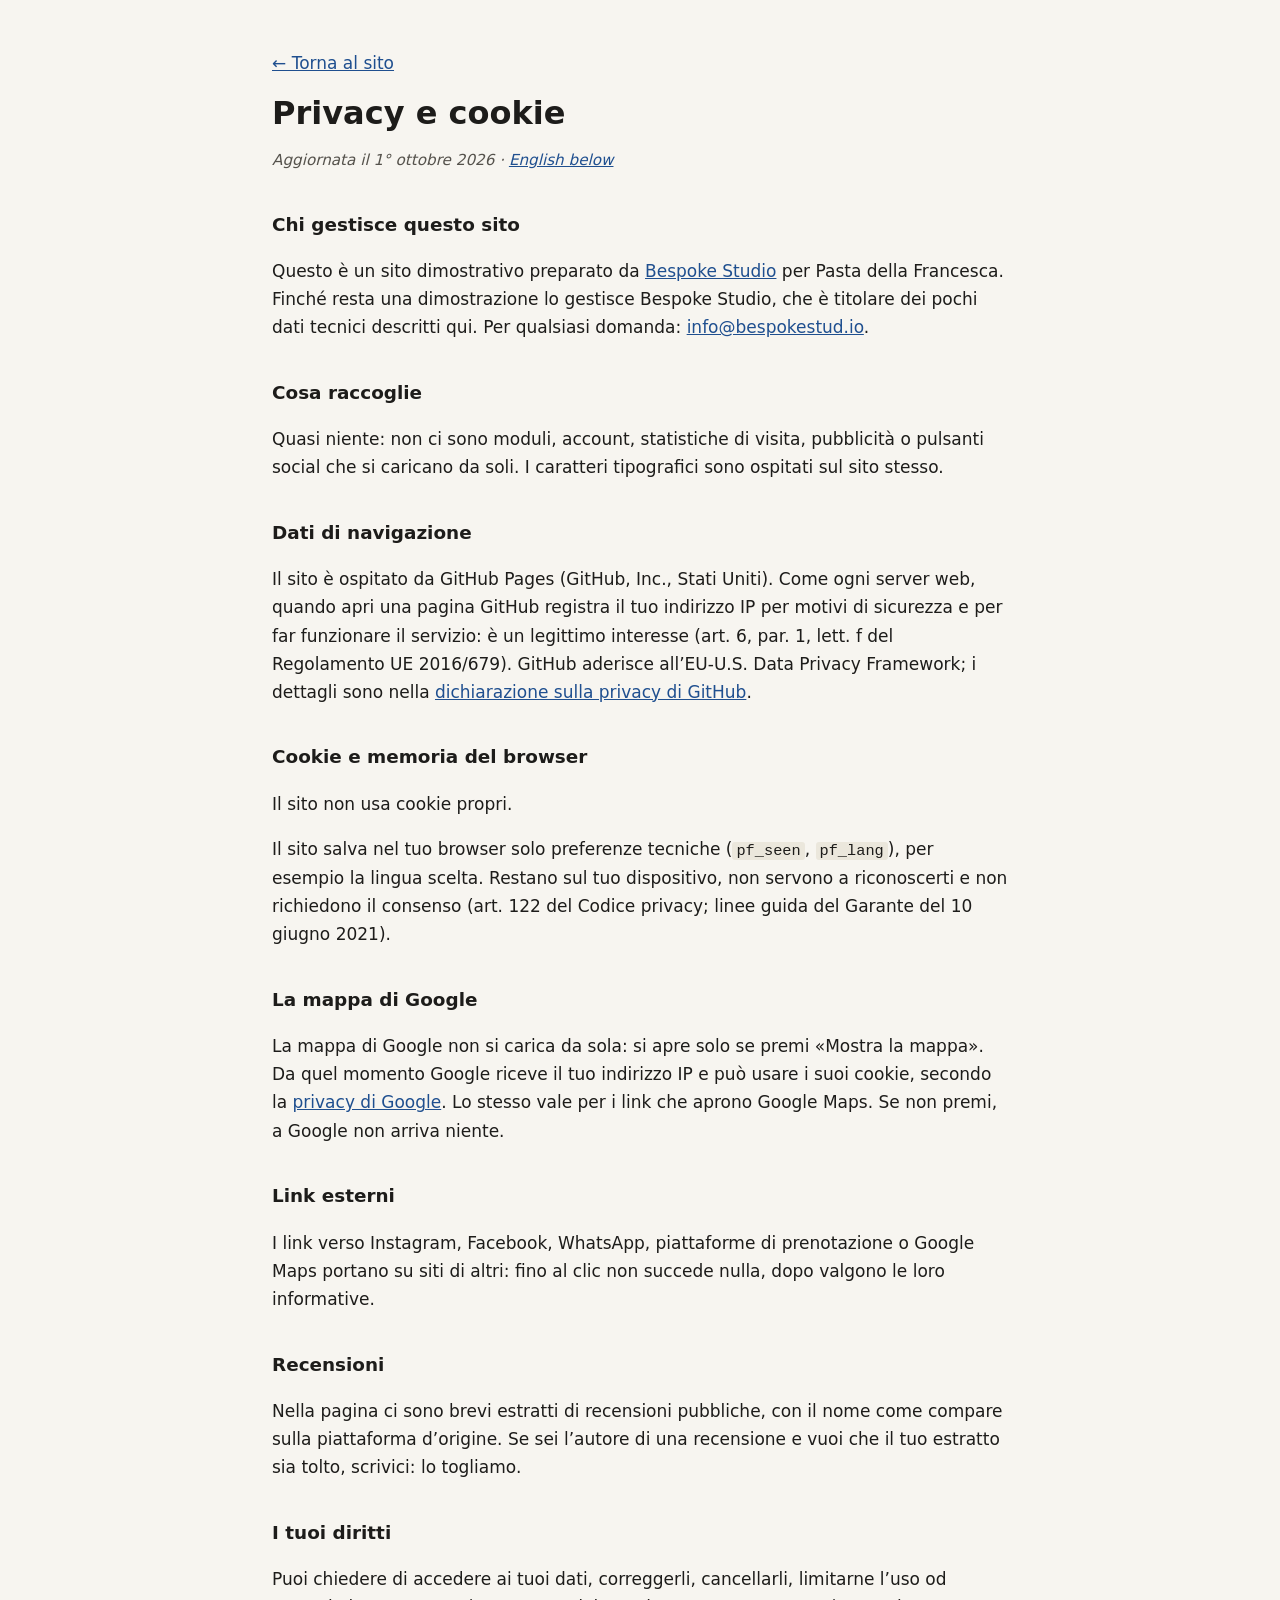
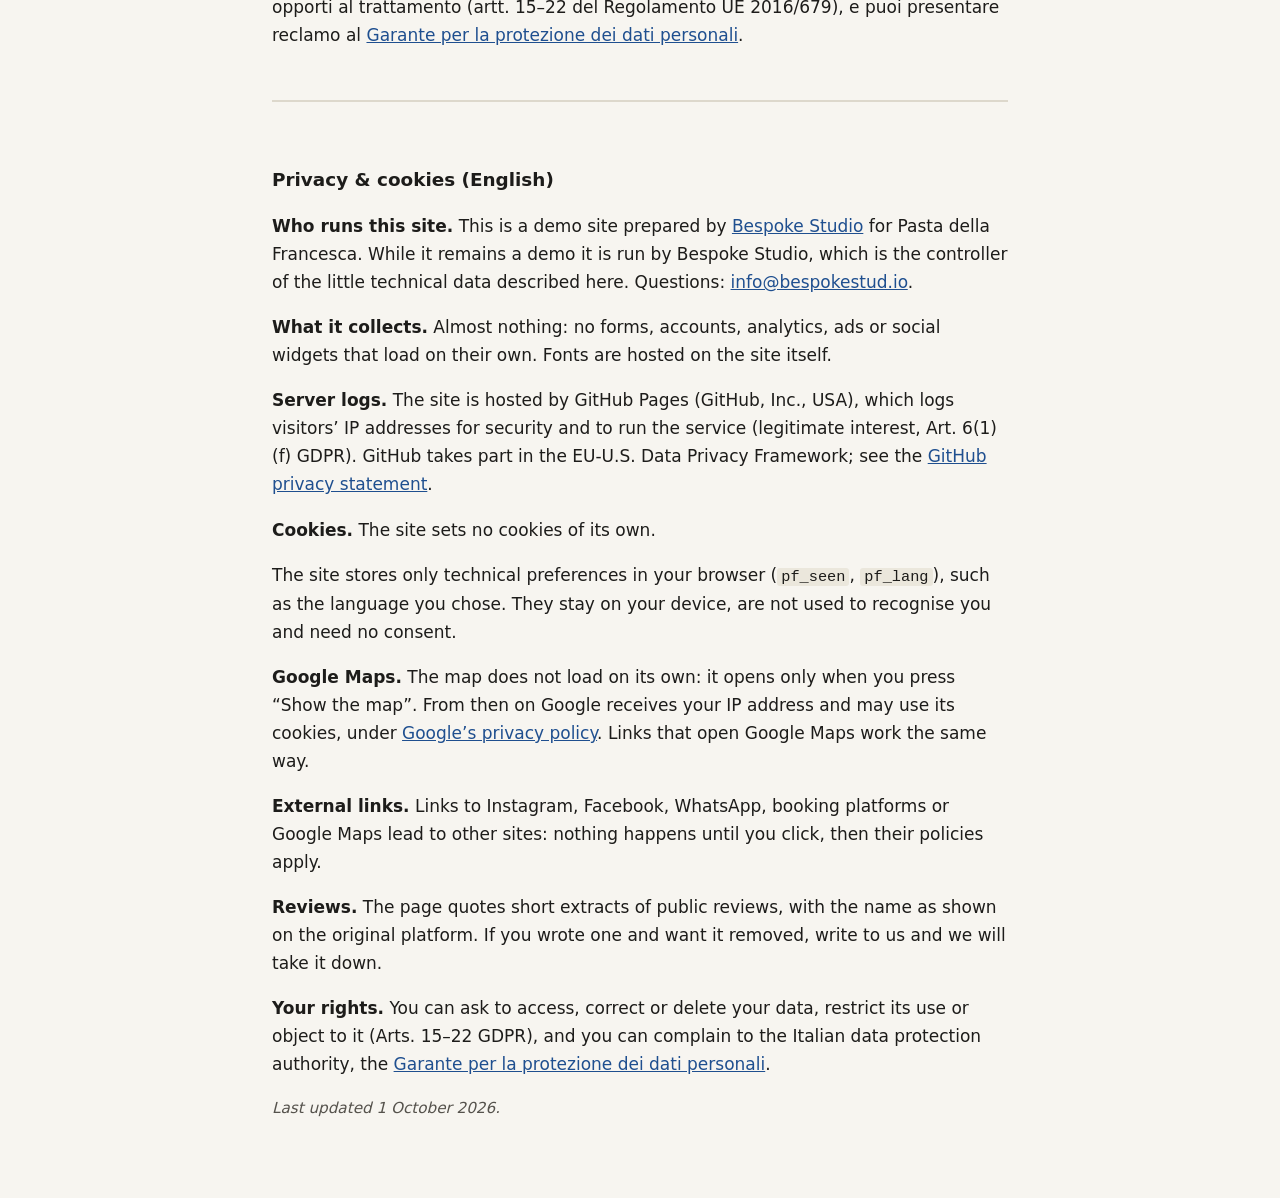
<file: privacy.html>
<!DOCTYPE html>
<html lang="it">
<head>
  <meta charset="UTF-8">
  <meta name="viewport" content="width=device-width, initial-scale=1.0">
  <meta name="robots" content="noindex">
  <title>Privacy e cookie · Pasta della Francesca</title>
  <meta name="description" content="Informativa privacy e cookie del sito Pasta della Francesca.">
  <style>
    body { margin: 0; background: #f7f5f0; color: #1d1c1a; font: 17px/1.65 system-ui, -apple-system, "Segoe UI", Roboto, sans-serif; }
    main { max-width: 46rem; margin: 0 auto; padding: 32px 20px 64px; }
    h1 { font-size: 2rem; line-height: 1.2; margin: 0.4em 0 0.2em; }
    h2 { font-size: 1.15rem; margin: 2em 0 0.4em; }
    a { color: #1f4f8f; }
    .data { color: #55524c; font-style: italic; font-size: 0.95rem; }
    .en { margin-top: 3em; padding-top: 1.5em; border-top: 2px solid #ddd8cc; }
    code { font-size: 0.9em; background: #ebe7dc; padding: 0 4px; border-radius: 3px; }
  </style>
</head>
<body>
<main>
  <p><a href="index.html">← Torna al sito</a></p>
  <h1>Privacy e cookie</h1>
  <p class="data">Aggiornata il 1° ottobre 2026 · <a href="#english" lang="en">English below</a></p>
  <h2>Chi gestisce questo sito</h2>
  <p>Questo è un sito dimostrativo preparato da <a href="https://bespokestud.io" rel="noopener">Bespoke Studio</a> per Pasta della Francesca. Finché resta una dimostrazione lo gestisce Bespoke Studio, che è titolare dei pochi dati tecnici descritti qui. Per qualsiasi domanda: <a href="mailto:info@bespokestud.io">info@bespokestud.io</a>.</p>
  <h2>Cosa raccoglie</h2>
  <p>Quasi niente: non ci sono moduli, account, statistiche di visita, pubblicità o pulsanti social che si caricano da soli. I caratteri tipografici sono ospitati sul sito stesso.</p>
  <h2>Dati di navigazione</h2>
  <p>Il sito è ospitato da GitHub Pages (GitHub, Inc., Stati Uniti). Come ogni server web, quando apri una pagina GitHub registra il tuo indirizzo IP per motivi di sicurezza e per far funzionare il servizio: è un legittimo interesse (art. 6, par. 1, lett. f del Regolamento UE 2016/679). GitHub aderisce all’EU-U.S. Data Privacy Framework; i dettagli sono nella <a href="https://docs.github.com/site-policy/privacy-policies/github-general-privacy-statement" rel="noopener">dichiarazione sulla privacy di GitHub</a>.</p>
  
  <h2>Cookie e memoria del browser</h2>
  <p>Il sito non usa cookie propri.</p>
  <p>Il sito salva nel tuo browser solo preferenze tecniche (<code>pf_seen</code>, <code>pf_lang</code>), per esempio la lingua scelta. Restano sul tuo dispositivo, non servono a riconoscerti e non richiedono il consenso (art. 122 del Codice privacy; linee guida del Garante del 10 giugno 2021).</p>
  <h2>La mappa di Google</h2>
  <p>La mappa di Google non si carica da sola: si apre solo se premi «Mostra la mappa». Da quel momento Google riceve il tuo indirizzo IP e può usare i suoi cookie, secondo la <a href="https://policies.google.com/privacy?hl=it" rel="noopener">privacy di Google</a>. Lo stesso vale per i link che aprono Google Maps. Se non premi, a Google non arriva niente.</p>
  <h2>Link esterni</h2>
  <p>I link verso Instagram, Facebook, WhatsApp, piattaforme di prenotazione o Google Maps portano su siti di altri: fino al clic non succede nulla, dopo valgono le loro informative.</p>
  <h2>Recensioni</h2>
  <p>Nella pagina ci sono brevi estratti di recensioni pubbliche, con il nome come compare sulla piattaforma d’origine. Se sei l’autore di una recensione e vuoi che il tuo estratto sia tolto, scrivici: lo togliamo.</p>
  <h2>I tuoi diritti</h2>
  <p>Puoi chiedere di accedere ai tuoi dati, correggerli, cancellarli, limitarne l’uso od opporti al trattamento (artt. 15–22 del Regolamento UE 2016/679), e puoi presentare reclamo al <a href="https://www.garanteprivacy.it" rel="noopener">Garante per la protezione dei dati personali</a>.</p>
  <div class="en" id="english" lang="en">
    <h2>Privacy &amp; cookies (English)</h2>
    <p><strong>Who runs this site.</strong> This is a demo site prepared by <a href="https://bespokestud.io" rel="noopener">Bespoke Studio</a> for Pasta della Francesca. While it remains a demo it is run by Bespoke Studio, which is the controller of the little technical data described here. Questions: <a href="mailto:info@bespokestud.io">info@bespokestud.io</a>.</p>
    <p><strong>What it collects.</strong> Almost nothing: no forms, accounts, analytics, ads or social widgets that load on their own. Fonts are hosted on the site itself.</p>
    <p><strong>Server logs.</strong> The site is hosted by GitHub Pages (GitHub, Inc., USA), which logs visitors’ IP addresses for security and to run the service (legitimate interest, Art. 6(1)(f) GDPR). GitHub takes part in the EU-U.S. Data Privacy Framework; see the <a href="https://docs.github.com/site-policy/privacy-policies/github-general-privacy-statement" rel="noopener">GitHub privacy statement</a>.</p>
    
    <p><strong>Cookies.</strong> The site sets no cookies of its own.</p>
    <p>The site stores only technical preferences in your browser (<code>pf_seen</code>, <code>pf_lang</code>), such as the language you chose. They stay on your device, are not used to recognise you and need no consent.</p>
    <p><strong>Google Maps.</strong> The map does not load on its own: it opens only when you press “Show the map”. From then on Google receives your IP address and may use its cookies, under <a href="https://policies.google.com/privacy?hl=en" rel="noopener">Google’s privacy policy</a>. Links that open Google Maps work the same way.</p>
    <p><strong>External links.</strong> Links to Instagram, Facebook, WhatsApp, booking platforms or Google Maps lead to other sites: nothing happens until you click, then their policies apply.</p>
    <p><strong>Reviews.</strong> The page quotes short extracts of public reviews, with the name as shown on the original platform. If you wrote one and want it removed, write to us and we will take it down.</p>
    <p><strong>Your rights.</strong> You can ask to access, correct or delete your data, restrict its use or object to it (Arts. 15–22 GDPR), and you can complain to the Italian data protection authority, the <a href="https://www.garanteprivacy.it" rel="noopener">Garante per la protezione dei dati personali</a>.</p>
    <p class="data">Last updated 1 October 2026.</p>
  </div>
</main>
</body>
</html>
</file>
